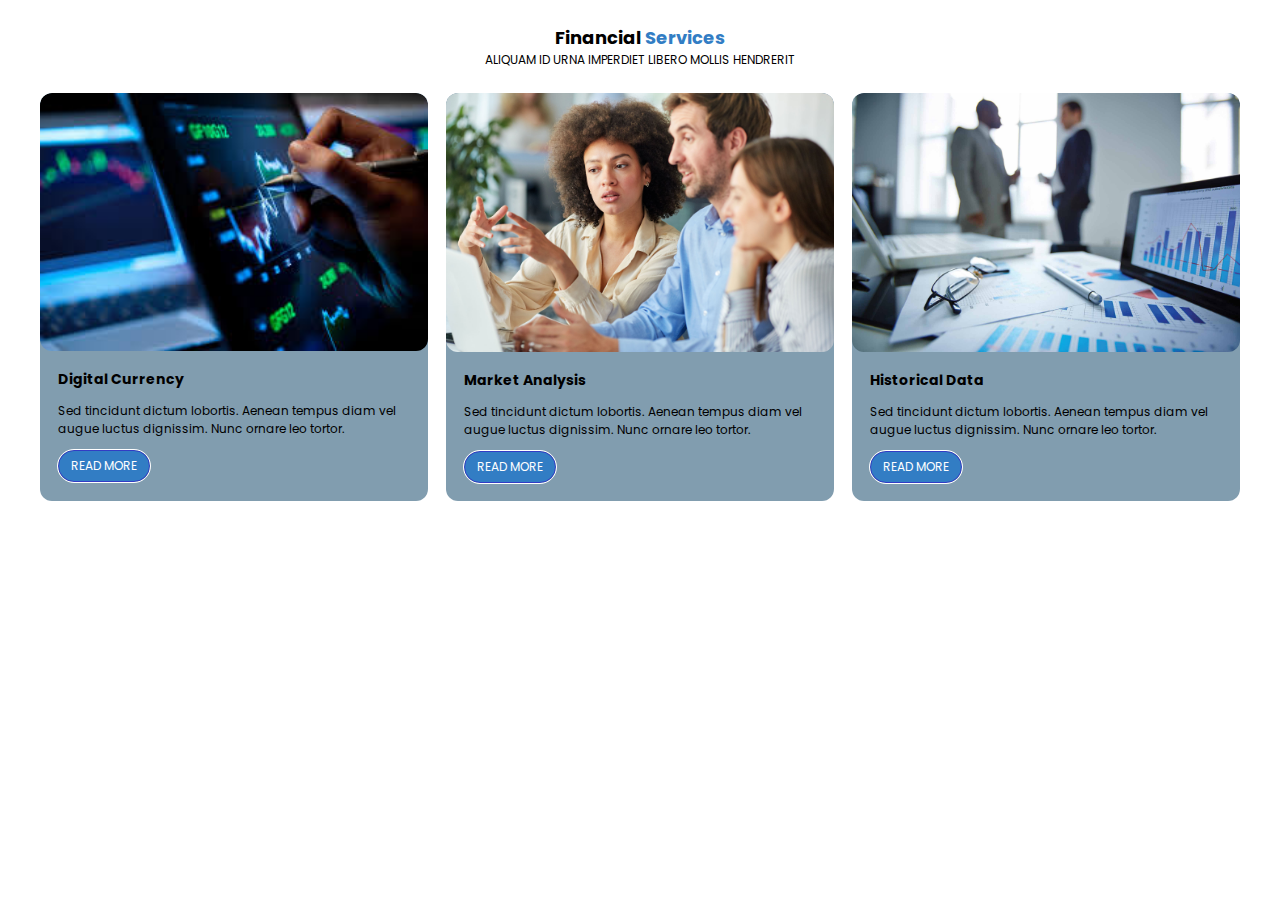
<file: html&css/exam prep/Solution/01/index.html>
<!DOCTYPE html>
<html lang="en">
<head>
    <meta charset="UTF-8">
    <meta name="viewport" content="width=device-width, initial-scale=1.0">
    <title>Financial Services</title>
    <link rel="stylesheet" href="styles.css">
</head>
<body>

    <div class="container">

        <div class="section-services">
            <header class="section-header">
                <h2>Financial <span>Services</span></h2>
                <p>ALIQUAM ID URNA IMPERDIET LIBERO MOLLIS HENDRERIT</p>
            </header>

            <div class="section-content">
                <article>
                    <div class="media">
                        <img src="images/picture1.jpg" alt="">
                    </div>
                    <div class="entry-content">
                        <h3>Digital Currency</h3>
                        <p>Sed tincidunt dictum lobortis. Aenean tempus diam vel augue luctus dignissim. Nunc ornare leo tortor.</p>
                        <a href="#" class="button">READ MORE</a>
                    </div>
                </article>

                <article>
                    <div class="media">
                        <img src="images/picture2.jpg" alt="">
                    </div>
                    <div class="entry-content">
                        <h3>Market Analysis</h3>
                        <p>Sed tincidunt dictum lobortis. Aenean tempus diam vel augue luctus dignissim. Nunc ornare leo tortor.</p>
                        <a href="#" class="button">READ MORE</a>
                    </div>
                </article>

                <article>
                    <div class="media">
                        <img src="images/picture3.jpg" alt="">
                    </div>
                    <div class="entry-content">
                        <h3> Historical Data</h3>
                        <p>Sed tincidunt dictum lobortis. Aenean tempus diam vel augue luctus dignissim. Nunc ornare leo tortor.</p>
                        <a href="#" class="button">READ MORE</a>
                    </div>
                </article>
            </div>
        </div>
    



    </div>

</body>
</html>
</file>
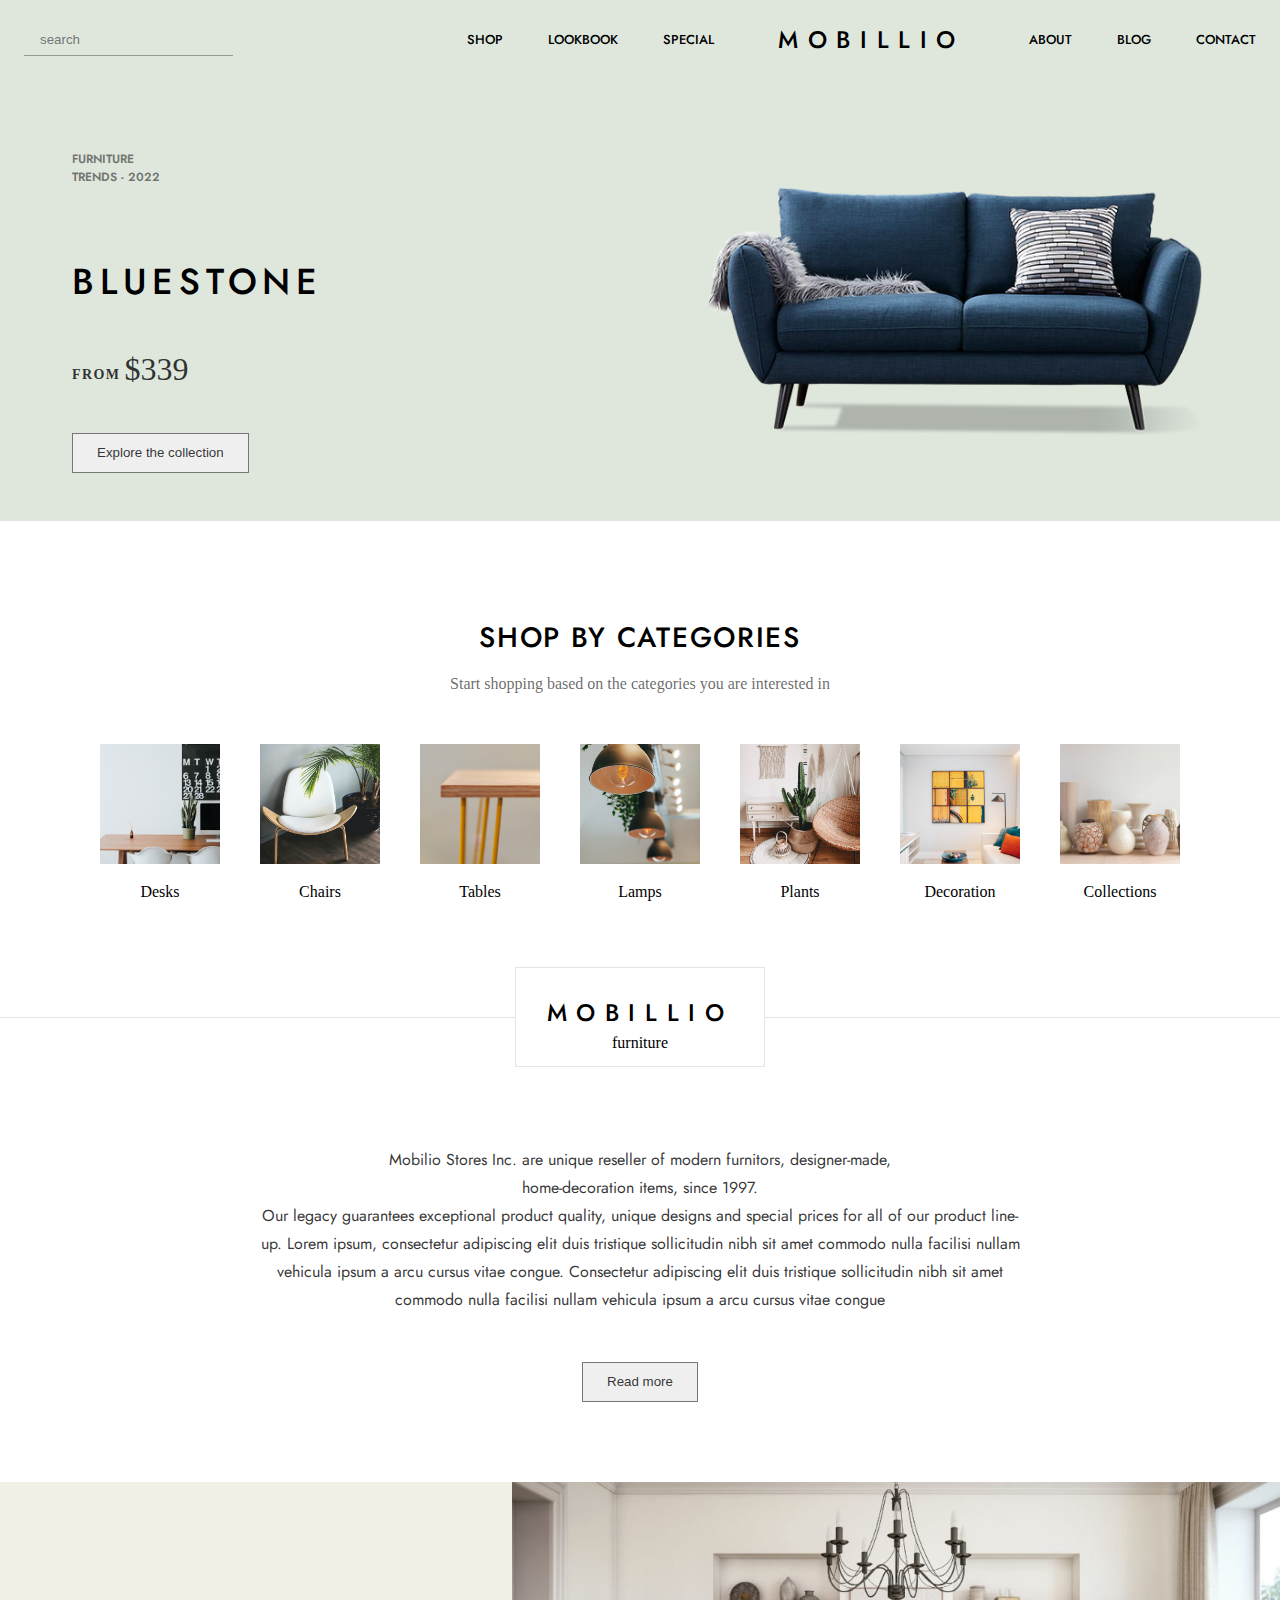
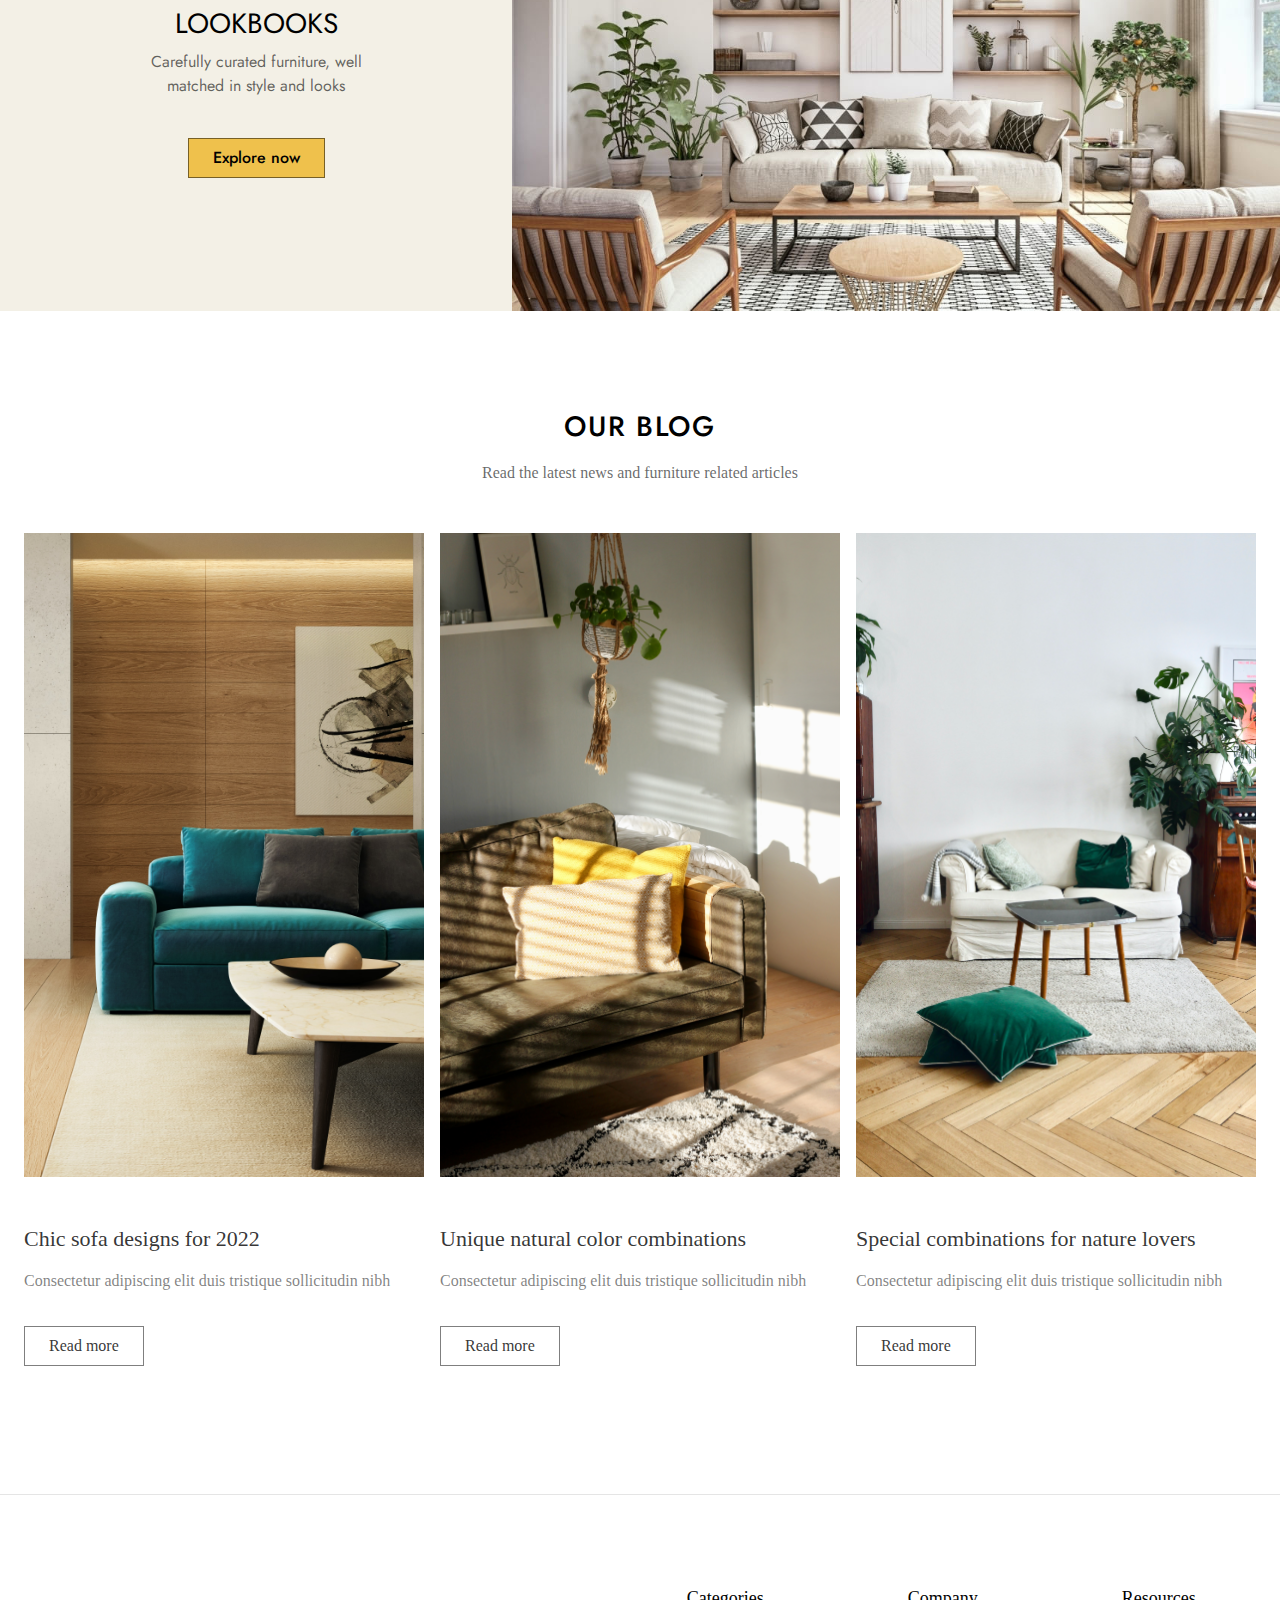
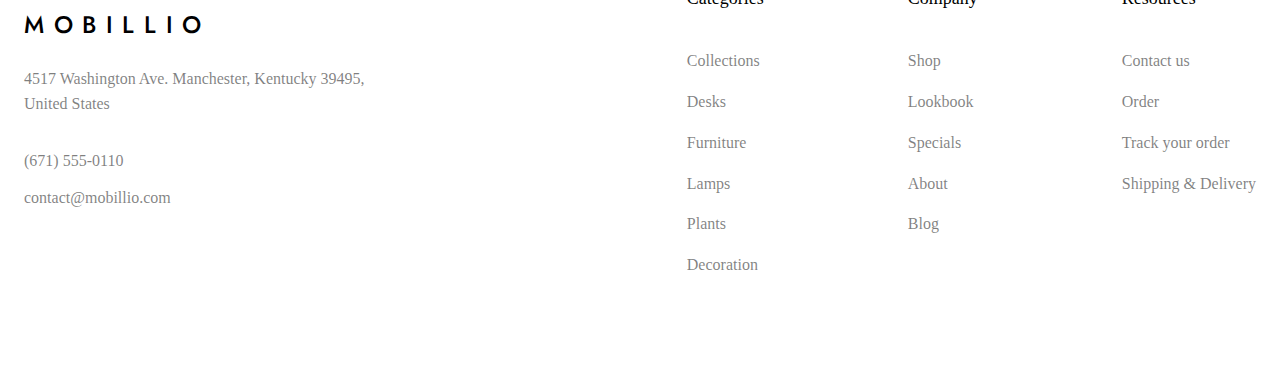
<file: html&css/exam prep/Solution/02/index.html>
<!DOCTYPE html>
<html lang="en">

<head>
  <title>Mobillio Online Store</title>
  <meta name="viewport" content="width=device-width, initial-scale=1.0" />
  <meta charset="utf-8" />
  <link rel="stylesheet" href="https://fonts.googleapis.com/css2?family=Jost" data-tag="font" />
  <link rel="stylesheet" href="./style.css" />
  <link rel="stylesheet" href="./responsive.css" />
</head>

<body>
  <div>
    <div class="home-container">
      <div class="home-navbar">
        <header data-role="Header" class="home-header max-width-container">
          <div class="home-navbar1">
            <div class="home-container01">
              <input type="text" placeholder="search" class="home-textinput input" />
            </div>
            <div class="home-middle">
              <div class="home-left">
                <span class="navbar-link">SHOP</span>
                <span class="navbar-link">LOOKBOOK</span>
                <span class="navbar-link">SPECIAL</span>
              </div>
              <span class="navbar-logo-title">MOBILLIO</span>
              <div class="home-right">
                <span class="navbar-link">ABOUT</span>
                <span class="navbar-link">BLOG</span>
                <span class="navbar-link">CONTACT</span>
              </div>
            </div>
          </div>
        </header>
      </div>
      <div class="home-main">
        <div class="home-hero section-container">
          <div class="home-max-width max-width-container">
            <div class="home-hero1">
              <div class="home-container03">
                <div class="home-info">
                  <span class="home-text12">
                    <span>furniture</span>
                    <br />
                    <span>trends - 2022</span>
                  </span>
                </div>
                <h1 class="home-text16 Heading-1">Bluestone</h1>
                <div class="home-container04">
                  <span class="home-text17">FROM</span>
                  <span class="home-text18">$339</span>
                </div>
                <div class="home-btn-group">
                  <button class="button">Explore the collection</button>
                </div>
              </div>
              <img alt="image23271449" src="./images/pic1.png" class="home-image5" />
            </div>
          </div>
        </div>
        <div class="section-container column">
          <div class="max-width-container">
            <div class="section-heading-section-heading">
              <h1 class="section-heading-text Heading-2">
                <span>SHOP BY CATEGORIES</span>
              </h1>
              <span class="section-heading-text1">
                <span>
                  Start shopping based on the categories you are interested in
                </span>
              </span>
            </div>
            <div class="home-cards-container">
              <div class="category-card-category-card">
                <img alt="image" src="./images/pic2.jpg" class="category-card-image" />
                <span class="category-card-text"><span>Desks</span></span>
              </div>
              <div class="category-card-category-card">
                <img alt="image" src="./images/pic3.jpg" class="category-card-image" />
                <span class="category-card-text"><span>Chairs</span></span>
              </div>
              <div class="category-card-category-card">
                <img alt="image" src="./images/pic4.jpg" class="category-card-image" />
                <span class="category-card-text"><span>Tables</span></span>
              </div>
              <div class="category-card-category-card">
                <img alt="image" src="./images/pic5.jpg" class="category-card-image" />
                <span class="category-card-text"><span>Lamps</span></span>
              </div>
              <div class="category-card-category-card">
                <img alt="image" src="./images/pic6.jpg" class="category-card-image" />
                <span class="category-card-text"><span>Plants</span></span>
              </div>
              <div class="category-card-category-card">
                <img alt="image" src="./images/pic7.jpg" class="category-card-image" />
                <span class="category-card-text">
                  <span>Decoration</span>
                </span>
              </div>
              <div class="category-card-category-card">
                <img alt="image" src="./images/pic8.jpg" class="category-card-image" />
                <span class="category-card-text">
                  <span>Collections</span>
                </span>
              </div>
            </div>
          </div>
          <div class="home-banner">
            <div class="home-container05">
              <h3 class="home-text19 Heading-3">MOBILLIO</h3>
              <span class="home-text20">
                <span></span>
                <span>furniture</span>
              </span>
            </div>
          </div>
          <div class="home-container06 max-width-container">
            <div class="home-container07">
              <span class="home-text23">
                <span>
                  Mobilio Stores Inc. are unique reseller of modern furnitors,
                  designer-made,
                </span>
                <br />
                <span>home-decoration items, since 1997.</span>
                <br />
                <span>
                  Our legacy guarantees exceptional product quality, unique
                  designs and special prices for all of our product line-up.
                  Lorem ipsum, consectetur adipiscing elit duis tristique
                  sollicitudin nibh sit amet commodo nulla facilisi nullam
                  vehicula ipsum a arcu cursus vitae congue. Consectetur
                  adipiscing elit duis tristique sollicitudin nibh sit amet
                  commodo nulla facilisi nullam vehicula ipsum a arcu cursus
                  vitae congue
                </span>
              </span>
              <button class="button">Read more</button>
            </div>
          </div>
        </div>
        <div class="home-full-width-banner section-container">
          <div class="home-left4">
            <div class="home-content">
              <span class="home-text29">LOOKBOOKS</span>
              <span class="home-text30">
                Carefully curated furniture, well matched in style and looks
              </span>
            </div>
            <div class="home-btn button">
              <span class="home-text31">Explore now</span>
            </div>
          </div>
          <img alt="Rectangle13271410" src="./images/pic9.jpg" class="home-image6" />
        </div>
        <div class="section-container">
          <div class="max-width-container">
            <div class="section-heading-section-heading section-heading-root-class-name">
              <h1 class="section-heading-text Heading-2">
                <span>Our blog</span>
              </h1>
              <span class="section-heading-text1">
                <span>
                  Read the latest news and furniture related articles
                </span>
              </span>
            </div>
            <div class="home-container08">
              <div class="blog-post-card-blog-post-card blog-post-card-root-class-name">
                <img alt="image" src="./images/pic10.jpg" class="blog-post-card-image" />
                <div class="blog-post-card-container">
                  <span class="blog-post-card-text">
                    <span>Chic sofa designs for 2022</span>
                  </span>
                  <span class="blog-post-card-text1">
                    <span>
                      Consectetur adipiscing elit duis tristique sollicitudin
                      nibh
                    </span>
                  </span>
                  <a href="#" class="button">
                    Read more
                  </a>
                </div>
              </div>
              <div class="blog-post-card-blog-post-card">
                <img alt="image" src="./images/pic11.jpg" class="blog-post-card-image" />
                <div class="blog-post-card-container">
                  <span class="blog-post-card-text">
                    <span>Unique natural color combinations</span>
                  </span>
                  <span class="blog-post-card-text1">
                    <span>
                      Consectetur adipiscing elit duis tristique sollicitudin
                      nibh
                    </span>
                  </span>
                  <a href="#" class="button">
                    Read more
                  </a>
                </div>
              </div>
              <div class="blog-post-card-blog-post-card">
                <img alt="image" src="./images/pic12.jpg" class="blog-post-card-image" />
                <div class="blog-post-card-container">
                  <span class="blog-post-card-text">
                    <span>Special combinations for nature lovers</span>
                  </span>
                  <span class="blog-post-card-text1">
                    <span>
                      Consectetur adipiscing elit duis tristique sollicitudin
                      nibh
                    </span>
                  </span>
                  <a href="#" class="button">
                    Read more
                  </a>
                </div>
              </div>
            </div>
          </div>
        </div>
      </div>
      <div class="home-footer">
        <div class="max-width-container">
          <footer class="home-footer1">
            <div class="home-container09">
              <h3 class="home-text32 Heading-3">MOBILLIO</h3>
              <span class="home-text33">
                <span>4517 Washington Ave. Manchester, Kentucky 39495,</span>
                <br />
                <span>United States</span>
              </span>
              <span class="home-text36">(671) 555-0110</span>
              <span class="home-text37">contact@mobillio.com</span>
            </div>
            <div class="home-links-container">
              <div class="home-container10">
                <span class="home-text38">Categories</span>
                <a href="#" class="home-text39">Collections</a>
                <a href="#" class="home-text40">Desks</a>
                <a href="#" class="home-text41">Furniture</a>
                <a href="#" class="home-text42">Lamps</a>
                <a href="#" class="home-text43">Plants</a>
                <a href="#" class="home-text44">Decoration</a>
              </div>
              <div class="home-container11">
                <span class="home-text45">Company</span>
                <a href="#" class="home-text46">Shop</a>
                <a href="#" class="home-text47">Lookbook</a>
                <a href="#" class="home-text48">Specials</a>
                <a href="#" class="home-text49">About</a>
                <a href="#" class="home-text50">Blog</a>
              </div>
              <div class="home-container12">
                <span class="home-text51">Resources</span>
                <a href="#" class="home-text52">Contact us</a>
                <a href="#" class="home-text53">Order</a>
                <a href="#" class="home-text54">Track your order</a>
                <a href="#" class="home-text55">Shipping &amp; Delivery</a>
              </div>
            </div>
          </footer>
        </div>
      </div>
    </div>
  </div>
</body>

</html>
</file>
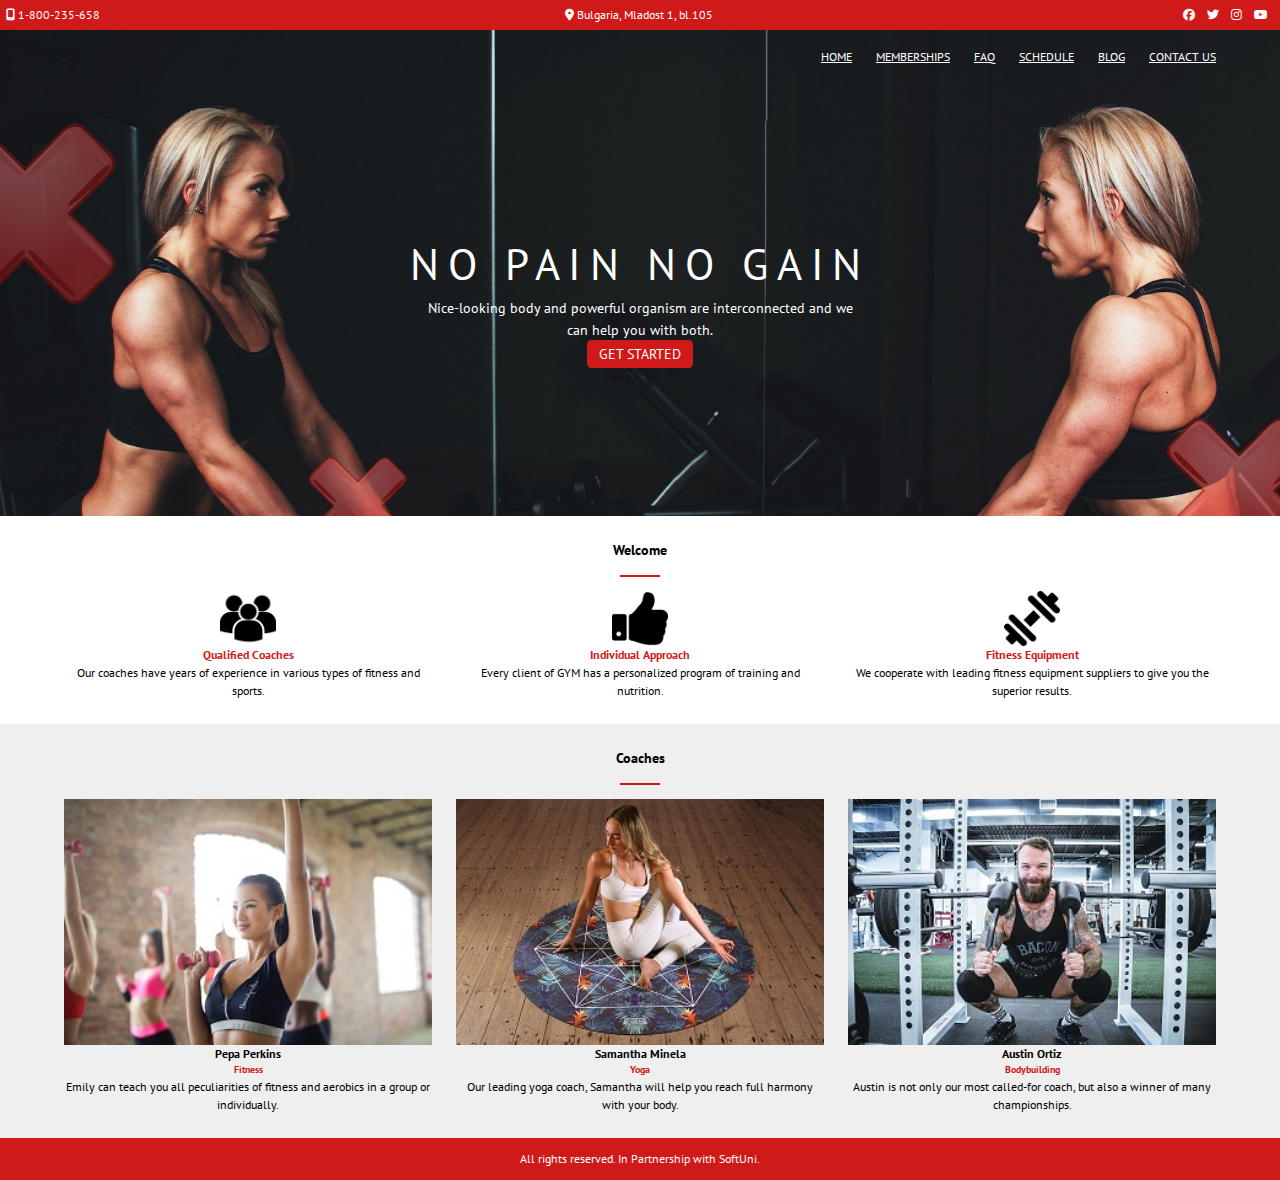
<file: html&css/exam prep/Solution/03/index.html>
<!DOCTYPE html>
<html lang="en">
<head>
    <meta charset="UTF-8">
    <meta name="viewport" content="width=device-width, initial-scale=1.0">
    <title>Fitness Site</title>
    <link rel="stylesheet" href="https://cdnjs.cloudflare.com/ajax/libs/font-awesome/6.6.0/css/all.min.css">
    <link rel="stylesheet" href="site.css">
</head>
<body>
    
    <div class="section-top-bar">
        <div class="container">
            <p class="phone"><i class="fa-solid fa-mobile-screen"></i> 1-800-235-658</p>
            <p class="location"><i class="fa-solid fa-location-dot"></i> Bulgaria, Mladost 1, bl.105</p>
            <ul class="socials">
                <li><a href="#"><i class="fa-brands fa-facebook"></i><span>Facebook</span></a></li>
                <li><a href="#"><i class="fa-brands fa-twitter"></i><span>Twitter</span></a></li>
                <li><a href="#"><i class="fa-brands fa-instagram"></i><span>Instagram</span></a></li>
                <li><a href="#"><i class="fa-brands fa-youtube"></i><span>YouTube</span></a></li>
            </ul>
        </div>
    </div>

    <div class="section-site-header">
        <div class="container">
            <p class="site-title">Fitness Site</p>

            <nav class="main-nav">
                <ul>
                    <li><a href="#">HOME</a></li>
                    <li><a href="#">MEMBERSHIPS</a></li>
                    <li><a href="#">FAQ</a></li>
                    <li><a href="#">SCHEDULE</a></li>
                    <li><a href="#">BLOG</a></li>
                    <li><a href="#">CONTACT US</a></li>
                </ul>
            </nav>
        </div>
    </div>

    <div class="section-hero-banner">
        <div class="container">
            <h2>NO PAIN NO GAIN</h2>
            <p>Nice-looking body and powerful organism are interconnected and we can help you with both.</p>
            <p class="cta"><a href="#" class="button">GET STARTED</a></p>
        </div>
    </div>
   
    <div class="section-features section-columns">
        <div class="container">
            <h3 class="section-header">Welcome<span></span></h3>
            <div class="section-content">
                <article>
                    <div class="media">
                        <img src="image/multiple-users-silhouette.png">
                    </div>
                    <h4>Qualified Coaches</h4>
                    <p>Our coaches have years of experience in various types of fitness and sports.</p>
                </article>

                <article>
                    <div class="media">
                        <img src="image/thumbs-up-hand-symbol.png">
                    </div>
                    <h4>Individual Approach</h4>
                    <p>Every client of GYM has a personalized program of training and nutrition.</p>
                </article>

                <article>
                    <div class="media">
                        <img src="image/dumbbell.png">
                    </div>
                    <h4>Fitness Equipment</h4>
                    <p>We cooperate with leading fitness equipment suppliers to give you the superior results.</p>
                </article>
            </div>
        </div>
    </div>

    <div class="section-coaches section-columns">
        <div class="container">
            <h3 class="section-header">Coaches<span></span></h3>
            <div class="section-content">
                <article>
                    <div class="media">
                        <img src="image/perkins.jpg">
                    </div>
                    <h4>Pepa Perkins</h4>
                    <h5>Fitness</h5>
                    <p>Emily can teach you all peculiarities of fitness and aerobics in a group or individually.</p>
                </article>

                <article>
                    <div class="media">
                        <img src="image/minela.jpg">
                    </div>
                    <h4>Samantha Minela</h4>
                    <h5>Yoga</h5>
                    <p>Our leading yoga coach, Samantha will help you reach full harmony with your body.</p>
                </article>

                <article>
                    <div class="media">
                        <img src="image/ortiz.jpg">
                    </div>
                    <h4>Austin Ortiz</h4>
                    <h5>Bodybuilding</h5>
                    <p>Austin is not only our most called-for coach, but also a winner of many championships.</p>
                </article>
            </div>
        </div>
    </div>

    <div class="section-site-footer">
        <div class="container">
            <p>All rights reserved. In Partnership with SoftUni.</p>
        </div>
    </div>


</body>
</html>
</file>
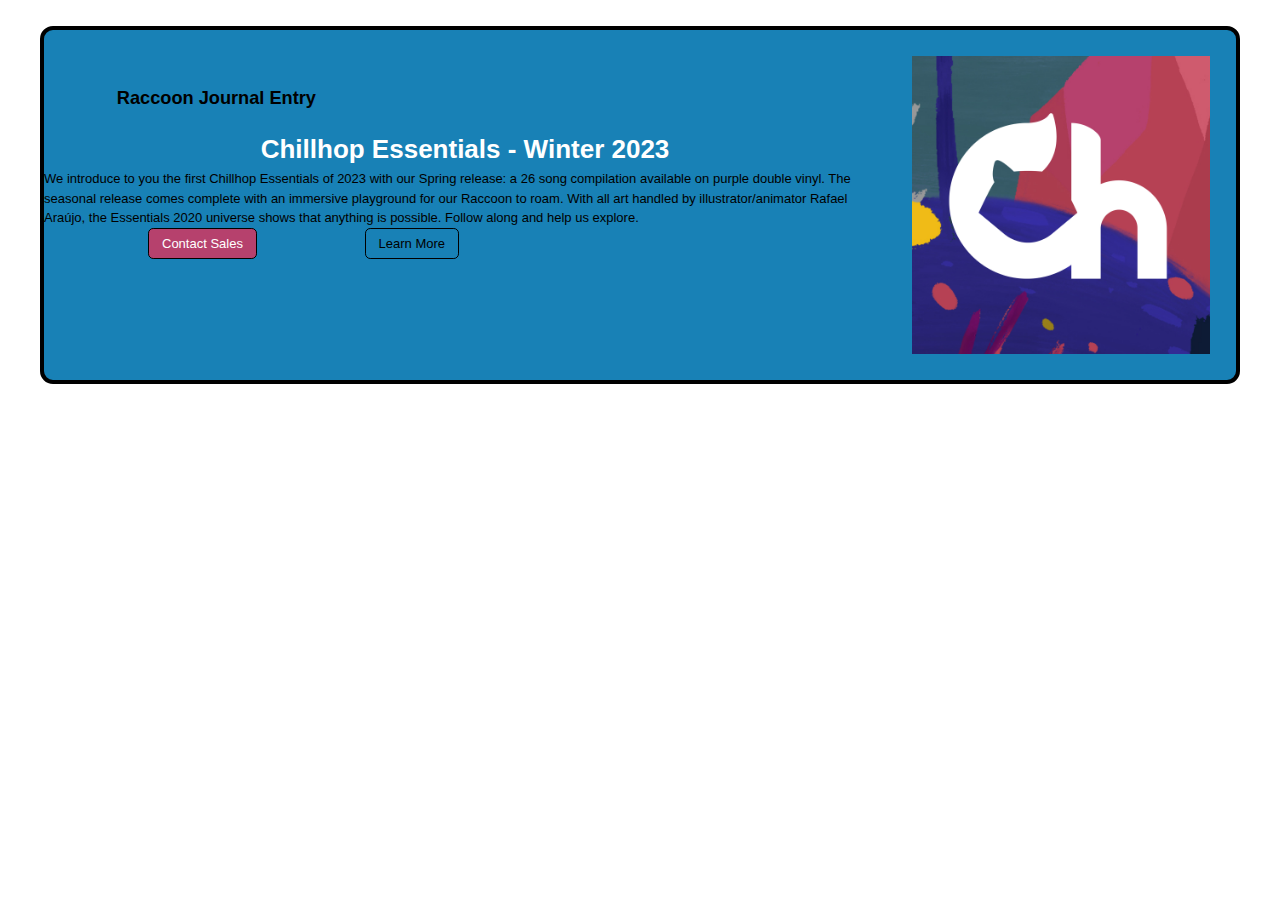
<file: html&css/exam prep/Solution/04chillpop/index.html>
<!DOCTYPE html>
<html lang="en">
<head>
    <meta charset="UTF-8">
    <meta name="viewport" content="width=device-width, initial-scale=1.0">
    <title>Chillpop</title>
    <link rel="stylesheet" href="styles.css">
</head>
<body>
    <div class="container">
        <article>
            <div class="media">
                <img src="img.jpg" alt="">
            </div>
            <h4 class="small-header">Raccoon Journal Entry</h4>
            <h1 class="main-header">Chillhop Essentials - Winter 2023</h1>
            <p>We introduce to you the first Chillhop Essentials of 2023 with our Spring release: a 26 song compilation available on purple double vinyl. The seasonal release comes complete with an immersive playground for our Raccoon to roam. With all art handled by illustrator/animator Rafael Araújo, the Essentials 2020 universe shows that anything is possible. Follow along and help us explore.</p>
            <a href="#" class="button-pink">Contact Sales</a>
            <a href="#" class="button-transparent">Learn More</a>
        </article>
    </div>
</body>
</html>
</file>
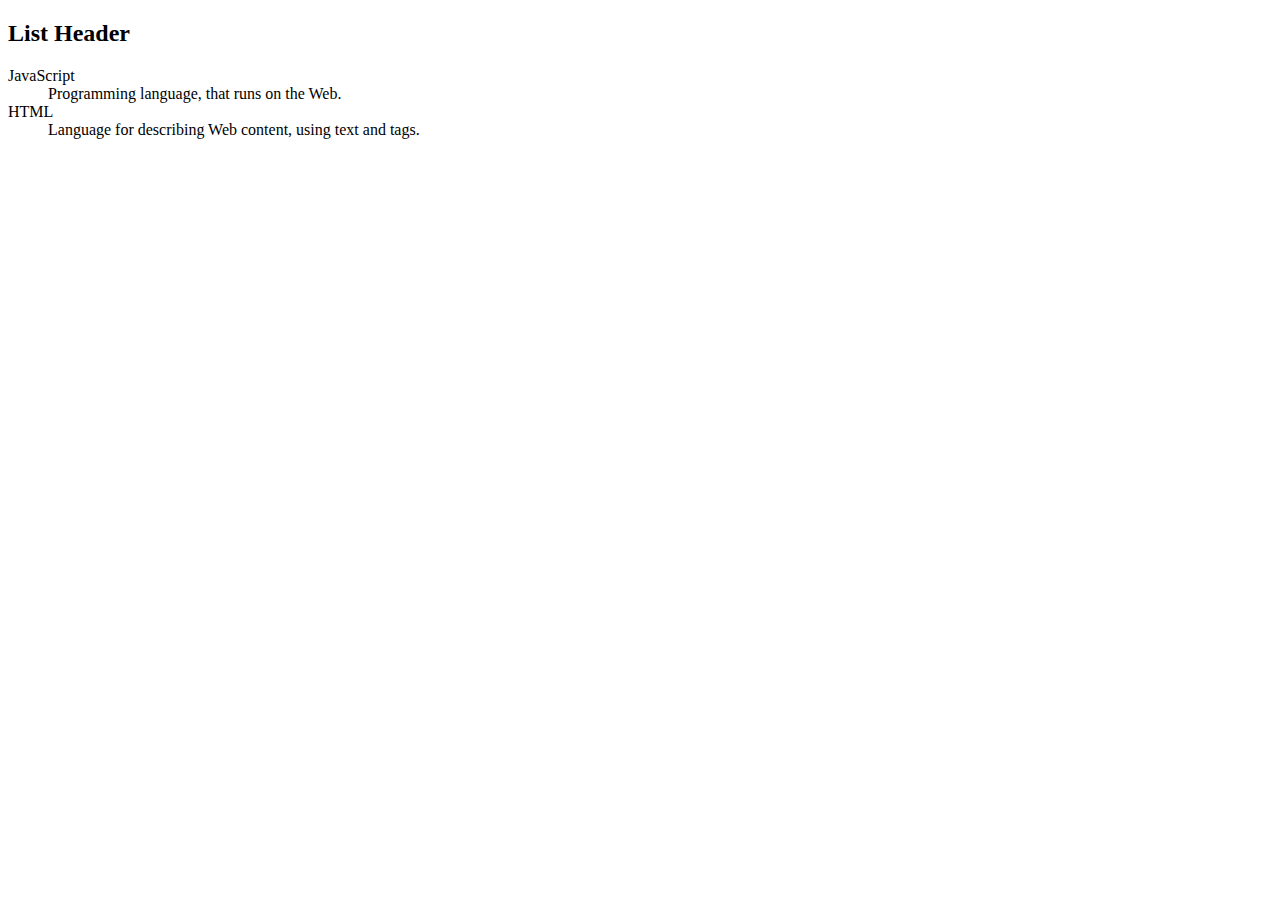
<file: html&css/definitionLists.html>
<!DOCTYPE html>
<html lang="en">
<head>
    <meta charset="UTF-8">
    <meta name="viewport" content="width=device-width, initial-scale=1.0">
    <title>Definition Lists</title>
</head>
<body>
    <h2>List Header</h2>

    <dl>
        <dt>JavaScript</dt>
        <dd>Programming language, that runs on the Web.</dd>
        <dt>HTML</dt>
        <dd>Language for describing Web content, using text and tags.</dd>
</dl>
</body>
</html>
</file>
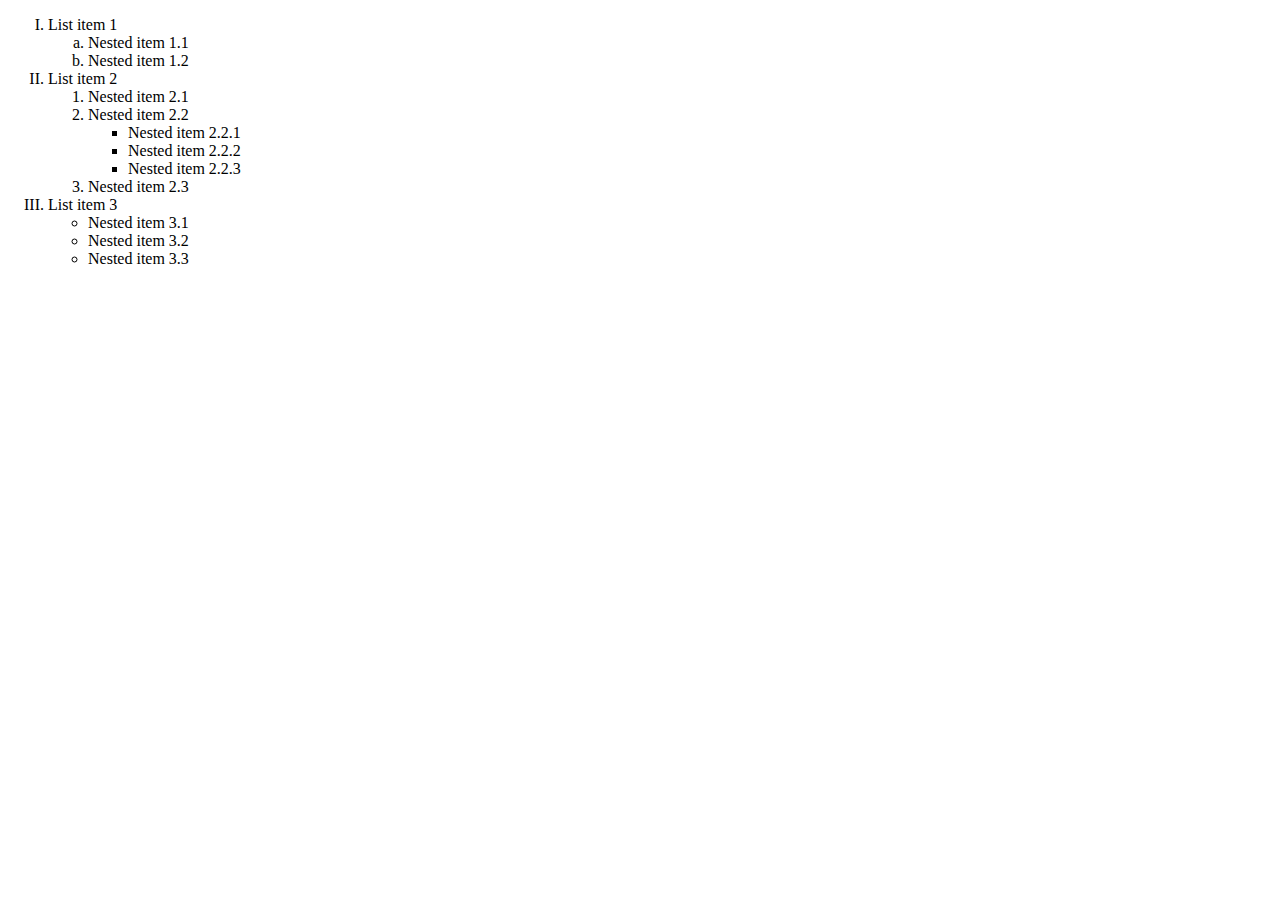
<file: html&css/lists.html>
<!DOCTYPE html>
<html lang="en">
<head>
    <meta charset="UTF-8">
    <meta name="viewport" content="width=device-width, initial-scale=1.0">
    <title>Tag Cardio: Order and Unorder Lists</title>
</head>
<body>
    <ol type="I">
        <li>List item 1 
            <ol type="a">
                <li>Nested item 1.1</li>
                <li>Nested item 1.2</li>
            </ol>
        </li>
        <li>List item 2 
            <ol>
                <li>Nested item 2.1</li>
                <li>Nested item 2.2
                    <ul>
                        <li>Nested item 2.2.1</li>
                        <li>Nested item 2.2.2</li>
                        <li>Nested item 2.2.3</li>
                    </ul>
                </li>
                <li>Nested item 2.3</li>
            </ol>
        </li>
  
        <li>List item 3 
            <ul>
                <li>Nested item 3.1</li>
                <li>Nested item 3.2</li>
                <li>Nested item 3.3</li>
            </ul>
        </li>
    </ol>
</body>
</html>
</file>
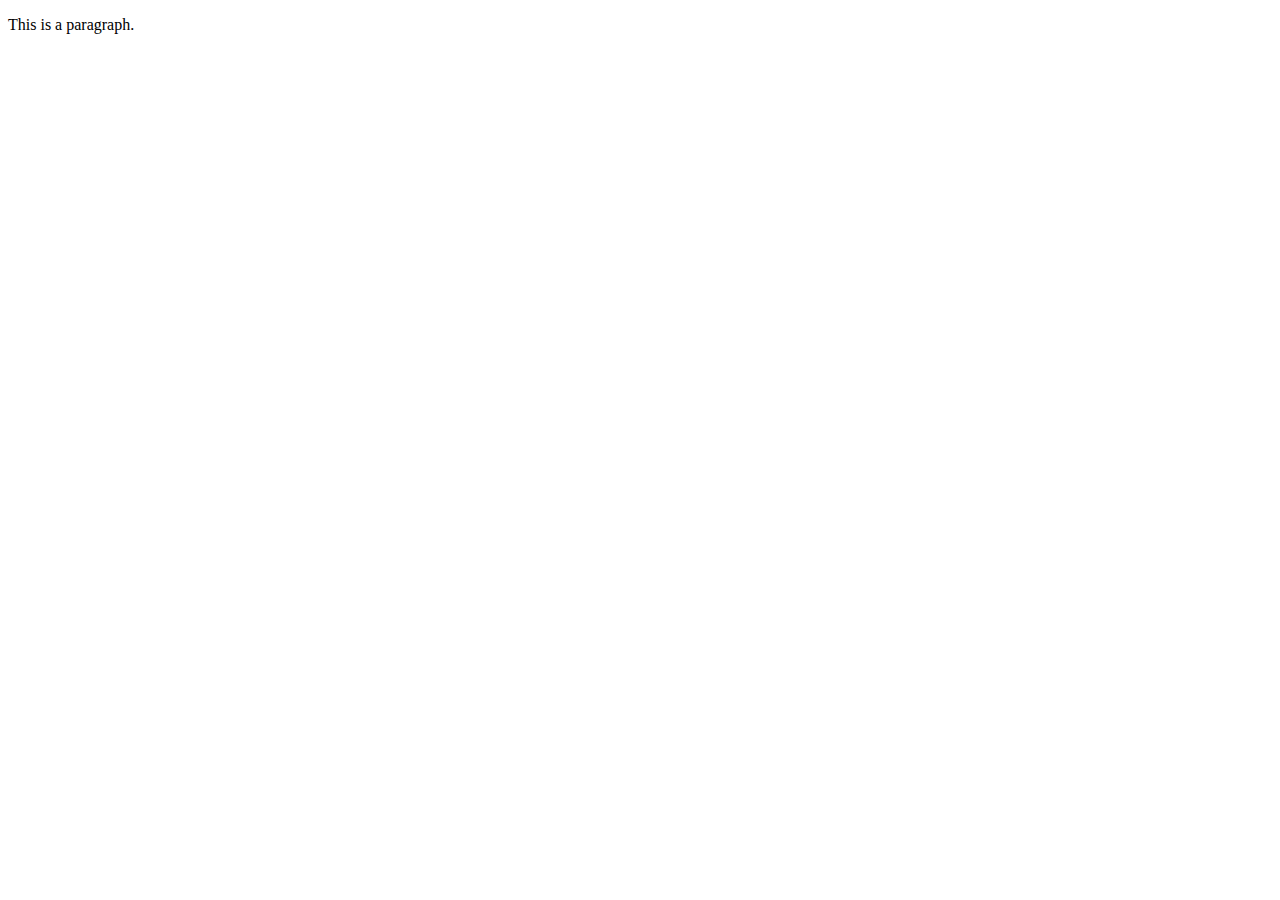
<file: html&css/paragraphs.html>
<!DOCTYPE html>
<html lang="en">
<head>
    <meta charset="UTF-8">
    <meta name="viewport" content="width=device-width, initial-scale=1.0">
    <title>Tag Cardio: Paragraphs</title>
</head>
<body>
    <p>This is a paragraph.</p>
</body>
</html>
</file>
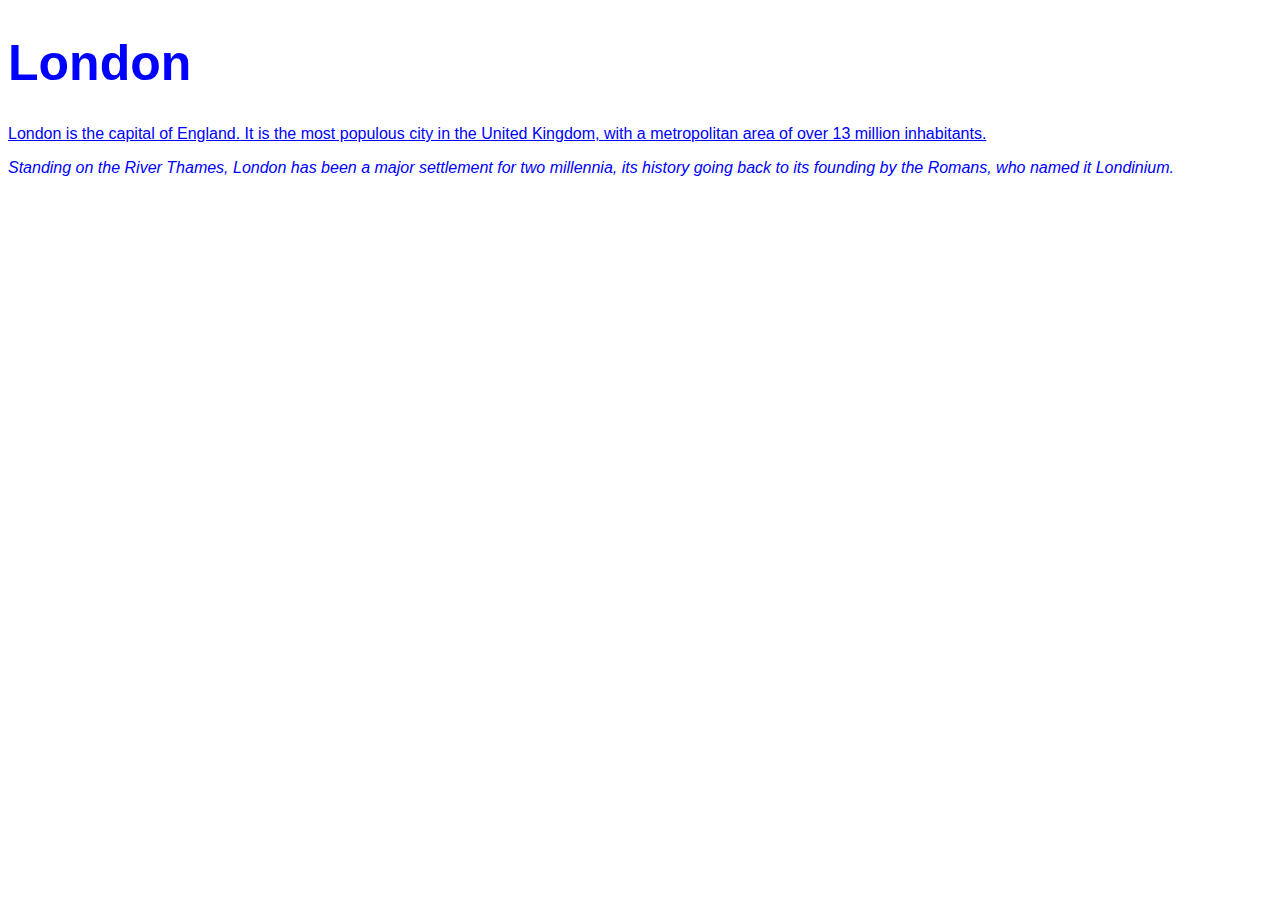
<file: html&css/article/article.html>
<!DOCTYPE html>
<html lang="en">
<head>
    <meta charset="UTF-8">
    <meta name="viewport" content="width=device-width, initial-scale=1.0">
    <title>London article</title>
    <link rel="stylesheet" href="style.css">
</head>
<body>
    <div>
        <h1>London</h1>
        <p class="first">London is the capital of England. It is the most populous city in the United Kingdom, with a metropolitan area of over 13 million inhabitants.</p>
        <p id="second">Standing on the River Thames, London has been a major settlement for two millennia, its history going back to its founding by the Romans, who named it Londinium.</p>
    </div>
</body>
</html>
</file>
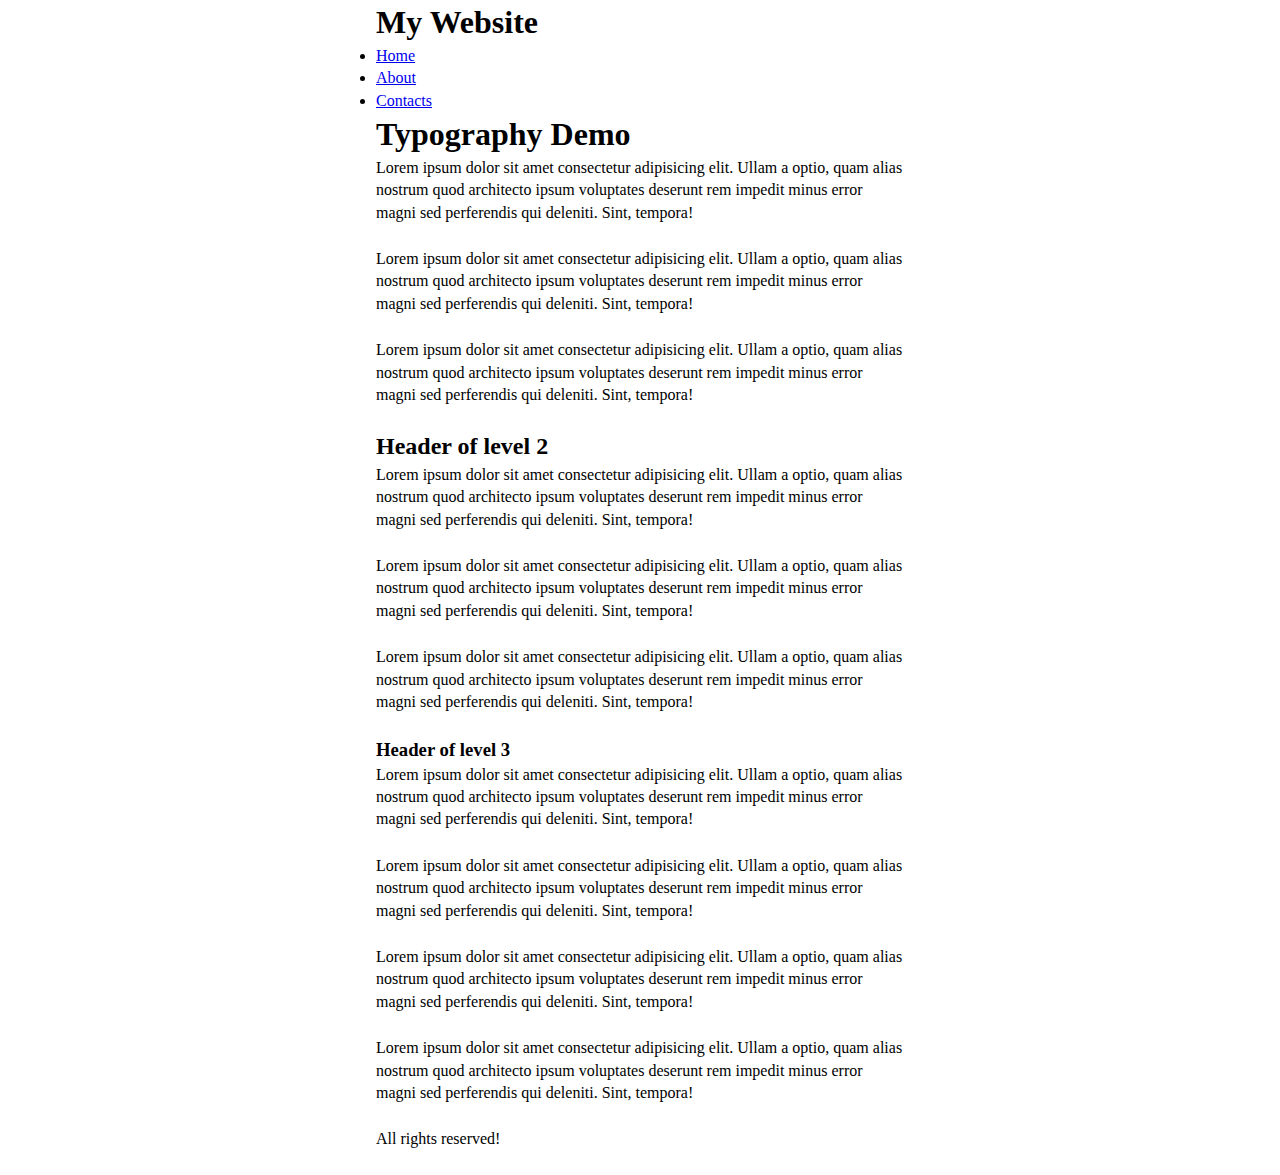
<file: html&css/typography/typography.html>
<!DOCTYPE html>
<html lang="en">
<head>
    <meta charset="UTF-8">
    <meta name="viewport" content="width=device-width, initial-scale=1.0">
    <title>Typography</title>
    <link rel="stylesheet" href="reset.css">
    <link rel="stylesheet" href="typography.css">
    <link rel="stylesheet" href="styles.css">
</head>
<body>
    <div class="site">
        <header> 
            <h1>My Website</h1>

            <nav>
                <ul>
                    <li><a href="#">Home</a></li>
                    <li><a href="#">About</a></li>
                    <li><a href="#">Contacts</a></li>
                </ul>
            </nav>
        </header>

        <main>
            <article>

                <h1>Typography Demo</h1>
                <p>Lorem ipsum dolor sit amet consectetur adipisicing elit. Ullam a optio, quam alias nostrum quod architecto ipsum voluptates deserunt rem impedit minus error magni sed perferendis qui deleniti. Sint, tempora!</p>
                <p>Lorem ipsum dolor sit amet consectetur adipisicing elit. Ullam a optio, quam alias nostrum quod architecto ipsum voluptates deserunt rem impedit minus error magni sed perferendis qui deleniti. Sint, tempora!</p>
                <p>Lorem ipsum dolor sit amet consectetur adipisicing elit. Ullam a optio, quam alias nostrum quod architecto ipsum voluptates deserunt rem impedit minus error magni sed perferendis qui deleniti. Sint, tempora!</p>

                <h2>Header of level 2</h2>
                <p>Lorem ipsum dolor sit amet consectetur adipisicing elit. Ullam a optio, quam alias nostrum quod architecto ipsum voluptates deserunt rem impedit minus error magni sed perferendis qui deleniti. Sint, tempora!</p>
                <p>Lorem ipsum dolor sit amet consectetur adipisicing elit. Ullam a optio, quam alias nostrum quod architecto ipsum voluptates deserunt rem impedit minus error magni sed perferendis qui deleniti. Sint, tempora!</p>
                <p>Lorem ipsum dolor sit amet consectetur adipisicing elit. Ullam a optio, quam alias nostrum quod architecto ipsum voluptates deserunt rem impedit minus error magni sed perferendis qui deleniti. Sint, tempora!</p>

                <h3>Header of level 3</h3>
                <p>Lorem ipsum dolor sit amet consectetur adipisicing elit. Ullam a optio, quam alias nostrum quod architecto ipsum voluptates deserunt rem impedit minus error magni sed perferendis qui deleniti. Sint, tempora!</p>
                <p>Lorem ipsum dolor sit amet consectetur adipisicing elit. Ullam a optio, quam alias nostrum quod architecto ipsum voluptates deserunt rem impedit minus error magni sed perferendis qui deleniti. Sint, tempora!</p>
                <p>Lorem ipsum dolor sit amet consectetur adipisicing elit. Ullam a optio, quam alias nostrum quod architecto ipsum voluptates deserunt rem impedit minus error magni sed perferendis qui deleniti. Sint, tempora!</p>
                <p>Lorem ipsum dolor sit amet consectetur adipisicing elit. Ullam a optio, quam alias nostrum quod architecto ipsum voluptates deserunt rem impedit minus error magni sed perferendis qui deleniti. Sint, tempora!</p>

        </article>
        </main>

        <footer>
            <p>All rights reserved!</p>
        </footer>
    </div>
</body>
</html>
</file>
<file: html&css/exam prep/Solution/01/styles.css>
@import url('https://fonts.googleapis.com/css2?family=Poppins&display=swap');

* {
    padding: 0;
    margin: 0;
    box-sizing: border-box;
}

html {
    font: 12px/1.5 Poppins, sans-serif;
}

body {
    padding: 2em;
}

img {
    display: block;
    width: 100%;
    height:auto
}

.container {
    max-width: 1200px;
    margin: 0 auto;
}

.section-header {
    text-align: center;
    padding-bottom: 2em;

}

.section-header h2 span {
    color: #327DC4;
}

.section-content {
    display: flex;
    gap: 1.5em;
}

.section-content article,
.section-content article .media {
    display: block;
    overflow: hidden;
    border-radius: 1em;
}

.section-content article {
    flex: 1 1 30%;
    background: #819daf;
    color: #000;
}

.section-content article .entry-content {
    padding: 1.5em;
}

.section-content article .entry-content p {
    margin: 1em 0 1em 0;
}

.section-content article .button {
    color: #fff;
    display: inline-block;
    text-decoration: none;
    background: #327dc4;
    border: 1px solid #323cc4;
    outline: 1px solid #fff;
    padding: 0.5em 1em;
    border-radius: 2em;
}
</file>
<file: html&css/exam prep/Solution/02/style.css>
body {
  font-weight: 400;
  font-style: normal;
  text-decoration: none;
  text-transform: none;
  letter-spacing: 0.02;
  line-height: 1.55;
  color: #000000;
  background-color: #ffffff;
  margin: 0;
}
* {
  box-sizing: border-box;
  border-width: 0;
  border-style: solid;
}
.section-heading-section-heading {
  display: flex;
  position: relative;
  align-items: center;
  margin-bottom: 48px;
  flex-direction: column;
}
.section-heading-text{
  text-align: center;
  margin-bottom: 16px;
}
.section-heading-text1 {
  color: #00000099;
  text-align: center;
  line-height: 24px;
}
.category-card-category-card {
  flex: 0 0 auto;
  cursor: pointer;
  display: flex;
  position: relative;
  transition: 0.3s;
  align-items: center;
  flex-direction: column;
}
.category-card-image {
  width: 120px;
  height: 120px;
  object-fit: cover;
  margin-bottom: 16px;
  object-position: bottom;
}
.blog-post-card-blog-post-card {
  width: 100%;
  display: flex;
  position: relative;
  max-width: 400px;
  align-self: stretch;
  transition: 0.3s;
  flex-direction: column;
  justify-content: space-between;
}
.blog-post-card-image {
  flex: 1;
  width: 100%;
  object-fit: cover;
}
.blog-post-card-container {
  width: 100%;
  display: flex;
  align-items: flex-start;
  padding-top: 32px;
  padding-right: 8px;
  flex-direction: column;
  padding-bottom: 32px;
  justify-content: space-between;
  background-color: #ffffff;
}
.blog-post-card-text {
  color: #000000cc;
  font-size: 22px;
  font-style: normal;
  margin-top: 16px;
  font-weight: 500;
  line-height: 28px;
  margin-bottom: 16px;
}
.blog-post-card-text1 {
  color: #00000080;
  font-size: 16px;
  font-style: normal;
  margin-bottom: 32px;
}
.home-container {
  width: 100%;
  display: flex;
  min-height: 100vh;
  overflow-x: hidden;
  align-items: center;
  padding-top: 70px;
  flex-direction: column;
}
.home-navbar {
  top: 0;
  width: 100%;
  display: flex;
  z-index: 1000;
  position: fixed;
  align-items: center;
  flex-direction: column;
  background-color: #dfe7ddff;
}
.home-header {
  padding-top: 24px;
  flex-direction: row;
  padding-bottom: 24px;
  justify-content: space-between;
}
.home-navbar1 {
  width: 100%;
  display: flex;
  position: relative;
  align-items: center;
  justify-content: space-between;
}
.home-container01 {
  display: flex;
  align-items: center;
  justify-content: space-between;
}
.home-image {
  width: 24px;
  height: 24px;
  z-index: 100;
  margin-right: -32px;
}
.home-textinput {
  width: 100%;
  max-width: 288px;
  transition: 0.3s;
  border-color: #999999;
  border-width: 1px;
  padding-left: 48px;
  border-top-width: 0px;
  border-left-width: 0px;
  border-right-width: 0px;
}
.home-middle {
  display: flex;
  position: relative;
  box-sizing: border-box;
  align-items: center;
  flex-shrink: 1;
  border-color: transparent;
  justify-content: center;
}
.home-left,
.home-right {
  display: flex;
  grid-gap: 45px;
  position: relative;
  align-items: flex-start;
}
.home-icons {
  display: flex;
}
.home-icon {
  width: 16px;
  height: 16px;
  display: none;
}
.home-mobile-menu {
  top: 0px;
  left: 0px;
  width: 100%;
  height: 100vh;
  padding: 32px;
  z-index: 100;
  position: absolute;
  transform: translateX(100%);
  transition: 0.3s;
  flex-direction: column;
  justify-content: space-between;
  background-color: #fff;
}
.home-nav {
  display: flex;
  align-items: flex-start;
  flex-direction: column;
}
.home-container02 {
  width: 100%;
  display: flex;
  align-items: center;
  margin-bottom: 48px;
  justify-content: space-between;
}
.home-logo-center1 {
  color: #000000;
  height: auto;
  font-size: 24px;
  font-family: Jost;
  font-weight: 500;
  line-height: 20px;
  margin-left: 64px;
  margin-right: 64px;
  letter-spacing: 0.4em;
  text-decoration: none;
}
.home-middle1 {
  gap: 16px;
  display: flex;
  position: relative;
  box-sizing: border-box;
  align-items: flex-start;
  flex-shrink: 1;
  border-color: transparent;
  margin-bottom: 24px;
  flex-direction: column;
  justify-content: center;
}
.home-text06,
.home-text07,
.home-text08,
.home-text09,
.home-text10,
.home-text11 {
  color: rgba(0, 0, 0, 1);
  height: auto;
  font-size: 13px;
  text-align: left;
  font-family: Jost;
  font-weight: 500;
  text-decoration: none;
}
.home-main {
  flex: 0 0 auto;
  width: 100%;
  display: flex;
  align-items: center;
  flex-direction: column;
  padding-bottom: 96px;
}
.home-hero {
  padding-top: 48px;
  padding-bottom: 48px;
  background-color: #dfe7ddff;
}
.home-max-width {
  max-width: 1032px;
}
.home-hero1 {
  width: 100%;
  display: flex;
  max-width: 1328px;
  align-items: center;
  flex-direction: row;
  justify-content: space-between;
}
.home-container03 {
  display: flex;
  margin-left: 48px;
  padding-right: 48px;
  flex-direction: column;
}
.home-info {
  display: flex;
  position: relative;
  box-sizing: border-box;
  align-items: center;
  flex-shrink: 1;
  border-color: transparent;
  margin-bottom: 48px;
}
.home-text12 {
  color: #00000080;
  font-size: 12px;
  text-align: left;
  font-family: Jost;
  font-weight: 600;
  line-height: 18px;
  text-transform: uppercase;
}
.home-text16 {
  max-width: 450px;
  margin-bottom: 48px;
}
.home-container04 {
  display: flex;
  align-items: flex-end;
  margin-bottom: 48px;
  flex-direction: row;
}
.home-text17 {
  color: #000000cc;
  font-size: 14px;
  font-style: normal;
  font-weight: 700;
  line-height: 20px;
  margin-right: 4px;
  letter-spacing: 0.1em;
}
.home-text18 {
  color: #000000cc;
  font-size: 32px;
  font-style: normal;
  font-weight: 500;
  line-height: 32px;
}
.home-btn-group {
  display: flex;
  align-items: center;
  flex-direction: row;
}
.home-image5 {
  width: 100%;
  position: relative;
  max-width: 579px;
  box-sizing: border-box;
  max-height: 579px;
  object-fit: cover;
  border-color: transparent;
}
.home-cards-container {
  flex: 0 0 auto;
  width: 100%;
  display: flex;
  grid-gap: 32px;
  flex-wrap: wrap;
  max-width: 1080px;
  align-items: flex-start;
  margin-bottom: 64px;
  flex-direction: row;
  justify-content: space-between;
}
.home-banner {
  flex: 0 0 auto;
  width: 100%;
  height: 1px;
  display: flex;
  margin-top: 48px;
  align-items: center;
  margin-bottom: 48px;
  flex-direction: column;
  justify-content: center;
  background-color: #e5e5e5ff;
}
.home-container05 {
  flex: 0 0 auto;
  width: 250px;
  height: 100px;
  display: flex;
  align-items: center;
  border-color: #e5e5e5ff;
  border-style: solid;
  border-width: 1px;
  flex-direction: column;
  justify-content: center;
  background-color: #ffffff;
}
.home-text19,
.home-text32 {
  margin-bottom: 8px;
}
.home-text32 {
  font-size: 10px;
  line-height: 20px;
  letter-spacing: 1em;
  text-transform: uppercase;
}
.home-container06 {
  flex: 0 0 auto;
  display: flex;
  align-items: center;
  flex-direction: column;
}
.home-container07 {
  width: 100%;
  display: flex;
  position: relative;
  max-width: 770px;
  box-sizing: border-box;
  margin-top: 80px;
  align-items: center;
  flex-shrink: 1;
  border-color: transparent;
  flex-direction: column;
}
.home-text23 {
  color: #000000cc;
  width: 100%;
  height: auto;
  font-size: 16px;
  align-self: auto;
  font-style: normal;
  text-align: center;
  font-family: Jost;
  font-weight: 400px;
  line-height: 175%;
  font-stretch: normal;
  margin-bottom: 48px;
  text-decoration: none;
}
.home-full-width-banner {
  width: 100%;
  display: flex;
  align-items: stretch;
  padding-top: 64px;
  justify-content: center;
}
.home-left4 {
  flex: 1;
  display: flex;
  align-self: stretch;
  align-items: center;
  border-color: transparent;
  flex-direction: column;
  justify-content: center;
  background-color: #f3f0e6;
}
.home-content {
  margin: 0 0 40px 0;
  display: flex;
  position: relative;
  box-sizing: border-box;
  align-items: center;
  flex-shrink: 1;
  border-color: transparent;
  flex-direction: column;
}
.home-text29 {
  color: rgba(0, 0, 0, 1);
  height: auto;
  margin: 0 0 16px 0;
  font-size: 28px;
  align-self: auto;
  font-style: normal;
  text-align: left;
  font-family: Jost;
  font-weight: 500px;
  line-height: 20px;
  font-stretch: normal;
  text-decoration: none;
}
.home-text30 {
  color: rgba(0, 0, 0, 0.6000000238418579);
  width: 267px;
  height: auto;
  font-size: 16px;
  align-self: auto;
  font-style: normal;
  text-align: center;
  font-family: Jost;
  font-weight: 400px;
  line-height: 24px;
  font-stretch: normal;
  text-decoration: none;
}
.home-btn {
  cursor: pointer;
  display: flex;
  padding: 16px 24px;
  position: relative;
  box-sizing: border-box;
  transition: 0.3s;
  align-items: flex-start;
  flex-shrink: 1;
  border-color: rgba(0, 0, 0, 1);
  border-style: solid;
  border-width: 1px;
  background-color: rgba(239, 193, 76, 1);
}
.home-text31 {
  color: rgba(0, 0, 0, 1);
  height: auto;
  font-size: 16px;
  align-self: auto;
  font-style: normal;
  text-align: left;
  font-family: Jost;
  font-weight: 500px;
  line-height: 14px;
  font-stretch: normal;
  text-decoration: none;
}
.home-image6 {
  width: 60%;
  position: relative;
  box-sizing: border-box;
  object-fit: cover;
  border-color: transparent;
}
.home-container08 {
  flex: 0 0 auto;
  width: 100%;
  display: flex;
  flex-wrap: wrap;
  align-items: center;
  flex-direction: row;
  justify-content: space-between;
}
.home-footer {
  flex: 0 0 auto;
  width: 100%;
  display: flex;
  align-items: center;
  border-color: #e5e5e5ff;
  border-width: 1px;
  flex-direction: column;
  border-left-width: 0px;
  border-right-width: 0px;
  border-bottom-width: 0px;
}
.home-footer1 {
  width: 100%;
  display: flex;
  max-width: 1328px;
  align-items: flex-start;
  padding-top: 96px;
  flex-direction: row;
  padding-bottom: 96px;
  justify-content: space-between;
}
.home-container09 {
  display: flex;
  max-width: 1328px;
  align-items: flex-start;
  flex-direction: column;
}
.home-text33 {
  color: #00000080;
  margin-top: 24px;
}
.home-text36 {
  color: #00000080;
  margin-top: 32px;
}
.home-text37 {
  color: #00000080;
  margin-top: 12px;
}
.home-links-container {
  display: flex;
  grid-gap: 48px;
  align-items: flex-start;
  flex-direction: row;
  justify-content: space-between;
}
.home-container10, .home-container11 {
  flex: 0 0 auto;
  display: flex;
  align-items: flex-start;
  margin-right: 96px;
  flex-direction: column;
  justify-content: flex-start;
}
.home-text38, .home-text45, .home-text51 {
  font-size: 18px;
  font-style: normal;
  font-weight: 500;
  line-height: 14px;
  margin-bottom: 44px;
}
.home-text39, .home-text40, .home-text41, .home-text42, .home-text43, .home-text44, .home-text46, .home-text47, .home-text48, .home-text49, .home-text50, .home-text52, .home-text53, .home-text54, .home-text55{
  color: #00000080;
  text-decoration: none;
  margin-bottom: 16px;
}
.home-container12 {
  flex: 0 0 auto;
  display: flex;
  align-items: flex-start;
  flex-direction: column;
  justify-content: flex-start;
}
.button {
  color: #000000cc;
  cursor: pointer;
  display: flex;
  padding: 0.5rem 1rem;
  position: relative;
  box-sizing: border-box;
  font-style: normal;
  transition: 0.3s;
  align-items: flex-start;
  flex-shrink: 1;
  font-weight: 500;
  line-height: 14px;
  padding-top: 12px;
  border-color: #00000080;
  border-style: solid;
  border-width: 1px;
  padding-left: 24px;
  border-radius: 0px;
  padding-right: 24px;
  padding-bottom: 12px;
  text-decoration: none;
}
.input {
  color: #ffffff;
  cursor: auto;
  outline: none;
  padding: 0.5rem 1rem;
  background-color: #dfe7ddff;
}
.section-container {
  width: 100%;
  display: flex;
  align-items: center;
  padding-top: 80px;
  justify-content: center;
}
.max-width-container {
  width: 100%;
  display: flex;
  max-width: 1328px;
  align-items: center;
  padding-left: 24px;
  padding-right: 24px;
  flex-direction: column;
}
.column {
  display: flex;
  flex-direction: column;
}
.navbar-link {
  color: rgba(0, 0, 0, 1);
  cursor: pointer;
  height: auto;
  font-size: 13px;
  text-align: left;
  transition: 0.3s;
  font-family: Jost;
  font-weight: 500;
  text-decoration: none;
}
.navbar-logo-title {
  color: #000000;
  cursor: pointer;
  height: auto;
  font-size: 24px;
  transition: 0.3s;
  font-family: Jost;
  font-weight: 500;
  line-height: 20px;
  margin-left: 64px;
  margin-right: 64px;
  letter-spacing: 0.4em;
  text-decoration: none;
}
.Heading-3 {
  font-size: 24px;
  font-style: normal;
  font-family: Jost;
  font-weight: 500;
  line-height: 20px;
  letter-spacing: 0.4em;
  text-transform: none;
  text-decoration: none;
}
.Content {
  font-size: 16px;
  font-family: Jost;
  font-weight: 400;
  letter-spacing: 0.02;
  text-transform: none;
  text-decoration: none;
}
.Heading-1 {
  font-size: 36px;
  font-family: Jost;
  font-weight: 500;
  line-height: 47px;
  letter-spacing: 0.16em;
  text-transform: uppercase;
  text-decoration: none;
}
.Heading-2 {
  font-size: 28px;
  font-family: Jost;
  font-weight: 500;
  line-height: 36px;
  letter-spacing: 0.06em;
  text-transform: uppercase;
  text-decoration: none;
}
</file>
<file: html&css/exam prep/Solution/02/responsive.css>
@media (max-width: 600px) {

    .home-left,
    .home-right,
    .home-container01 {
        display: none;
    }

    .navbar-logo-title {
        margin: 0;
    }

    .home-hero1 {
        flex-direction: column;
    }

    .home-container03 {
        align-items: center;
    }

    .section-container {
        padding-top: 40px;
    }

    .home-cards-container {
        gap: 20px;
    }

    .category-card-category-card {
        flex: 0 0 47.9%;
    }

    .category-card-category-card img {
        width: 100%;
        height: 100%;
        aspect-ratio: 1/1
    }

    .home-full-width-banner.section-container {
        flex-direction: column;
    }

    .home-left4 {
        padding: 2em 0;
    }

    .home-left4 span {
        display: block;
    }

    .home-left4 .home-content {
        margin-bottom: 20px;
    }

    .home-text30 {
        width: auto;
    }

    .home-image6 {
        width: 100%;
    }

   .max-width-container {
    align-items: stretch;
   }

   .blog-post-card-blog-post-card {
    max-width: initial;
   }

   .home-footer1 {
    flex-direction: column-reverse;
   }

   .home-links-container {
    flex-direction: column;
   }

   .home-container09 {
    padding-top: 3em;
   }


}
</file>
<file: html&css/exam prep/Solution/04chillpop/styles.css>
* {
    padding: 0;
    margin: 0;
    box-sizing: border-box;
}

html {
    font: 13px/1.5 "Helvetica", sans-serif;
}

body {
    padding: 2em;
}

img {
    display: block;
    width: 25%;
    height: auto;
    float: right;
    margin: 2em;
}

.container {
    display: flex;
    max-width: 1200px;
    margin: 0 auto;
    background: #1881B6;
    border: 4px solid black;
    border-radius: 1em;
}

.container h4 {
    text-align: left;
    padding-left: 4em;
    padding-top: 3em;
    padding-bottom: 1em;
    font-size: 1.4em;
}
.container h1 {
    display: block;
    text-align: center;
    color: white;
    
}

.container .media a{
    gap: 0.5em;
}

.container .button-pink {
    color: white;
    display: inline-block;
    text-decoration: none;
    background: #B6416D;
    border: 1px solid #000;
    padding: 0.4em 1em;
    border-radius: 0.4em;
    margin-left: 8em;
}

.container .button-transparent {
    color: black;
    display: inline-block;
    text-decoration: none;
    background: #1881B6;
    border: 1px solid #000;
    padding: 0.4em 1em;
    border-radius: 0.4em;
    margin-bottom: 3em;
    margin-left: 8em;
}
</file>
<file: html&css/article/style.css>
div {
    color: blue;
    font-family: 'Gill Sans', sans-serif;
}


h1 {
    font-size: 50px;
}

.first {
    text-decoration: underline;
}

#second {
    font-style: italic;
}
</file>
<file: html&css/typography/typography.css>
html {
    font: 16px/1.4 Georgia, 'Times New Roman', Times, serif;
    
}

p {
    padding-bottom: 1.5em;
}
</file>
<file: html&css/typography/styles.css>
.site {
    width: 66ch;
    margin: 0 auto;
}
</file>
<file: html&css/exam prep/Solution/03/site.css>
@import url(reset.css);

@import url(typography.css);

@import url(layout.css);

@import url(navigation.css);

@import url(section-column.css);
</file>
